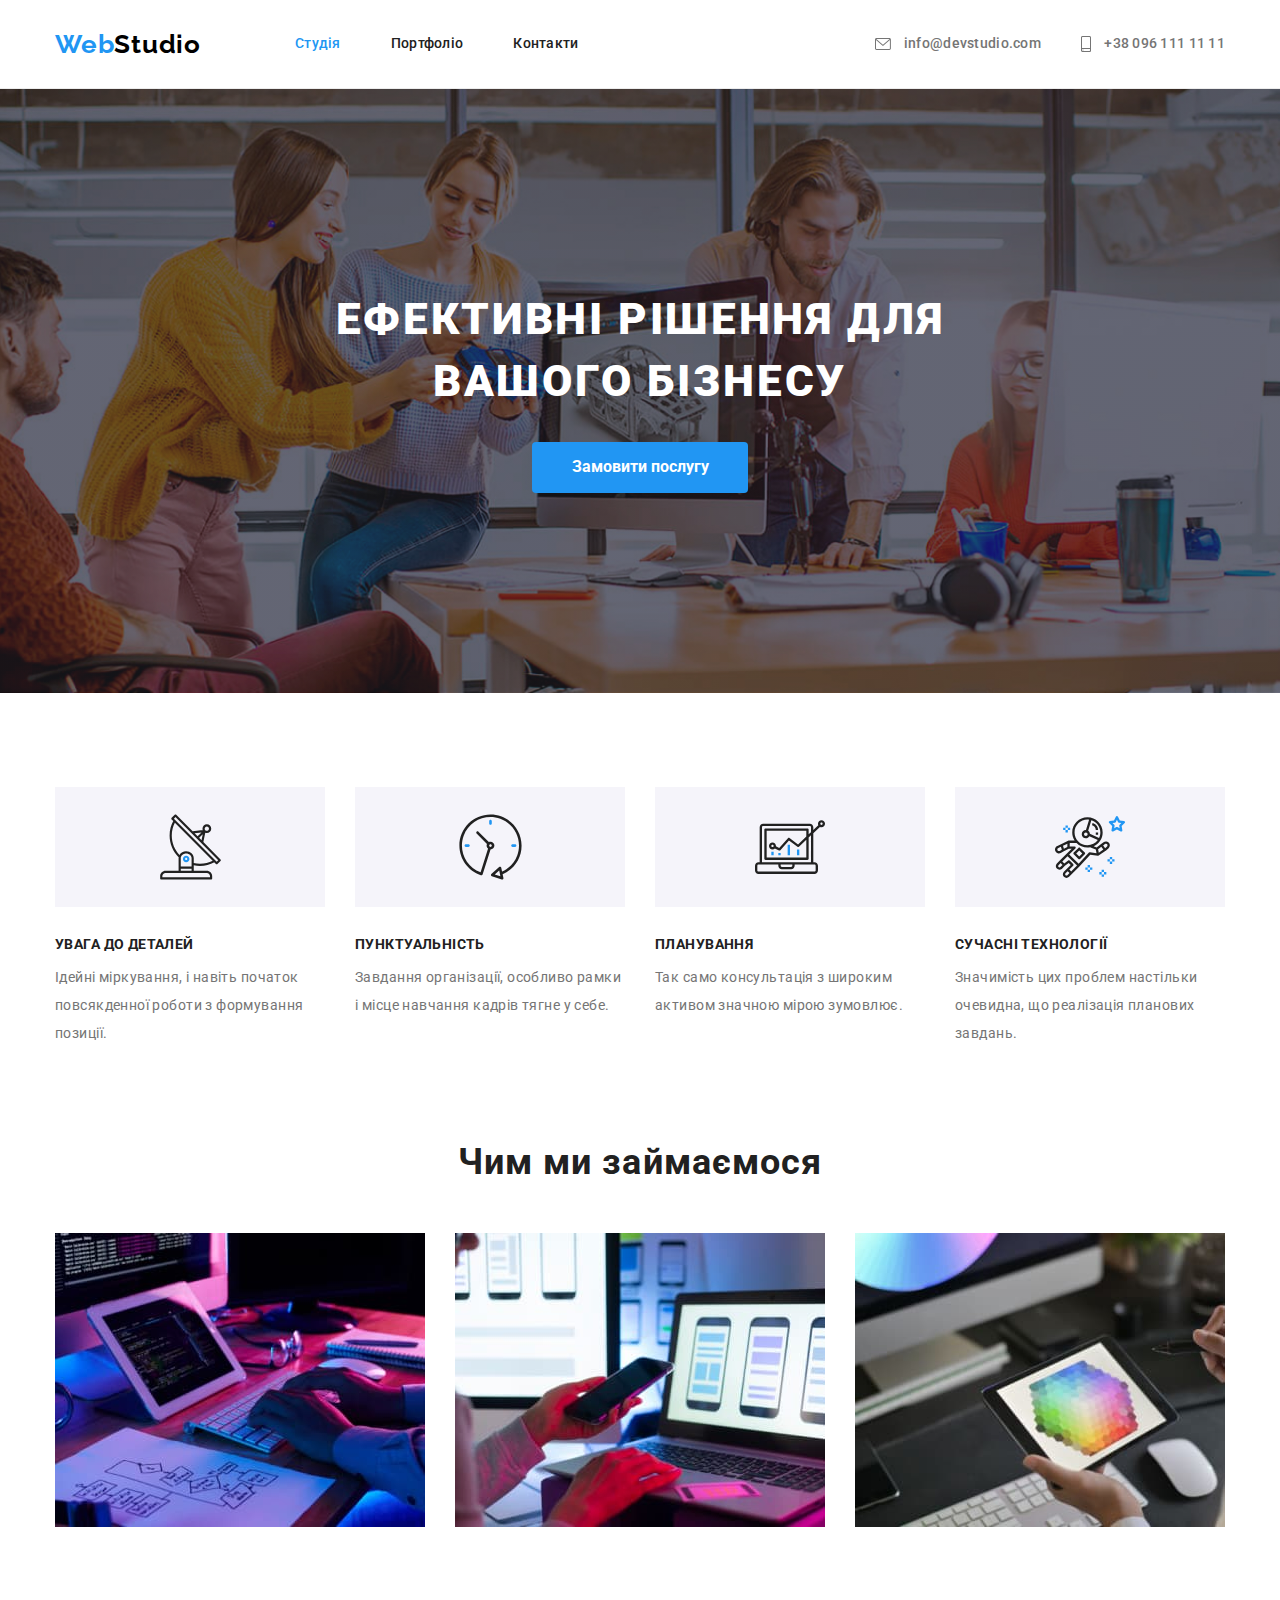
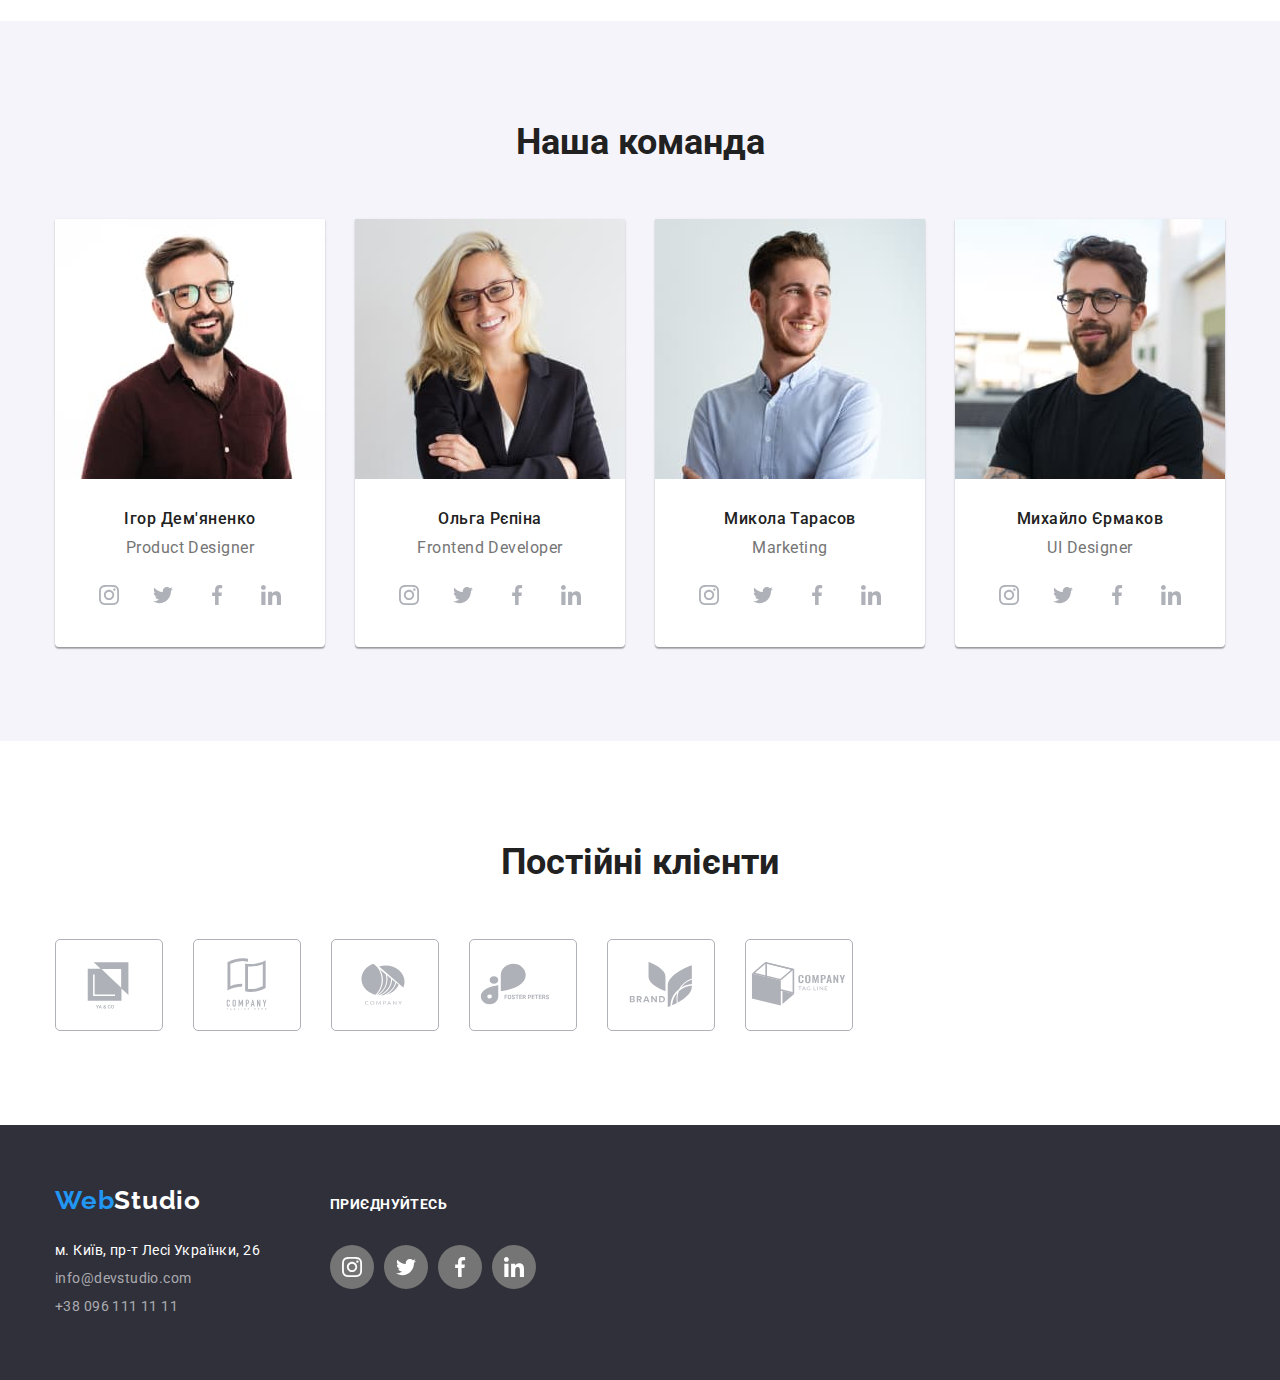
<file: index.html>
<!DOCTYPE html>
<html lang="uk">
  <head>
    <meta charset="UTF-8" />
    <meta http-equiv="X-UA-Compatible" content="IE=edge" />
    <meta name="viewport" content="width=device-width, initial-scale=1.0" />
    <title>Web studio</title>
    <link rel="preconnect" href="https://fonts.googleapis.com" />
    <link rel="preconnect" href="https://fonts.gstatic.com" crossorigin />
    <link
      href="https://fonts.googleapis.com/css2?family=Montserrat:wght@400;700&family=Raleway:wght@700&family=Roboto:wght@400;500;700;900&display=swap"
      rel="stylesheet"
    />
    <link
      rel="stylesheet"
      href="https://cdnjs.cloudflare.com/ajax/libs/modern-normalize/1.0.0/modern-normalize.min.css"
    />
    <link rel="stylesheet" href="./css/styles.css" />
  </head>
  <body>
    <header class="border">
      <div class="container element">
        <nav class="header-flex">
          <a href="" class="logo-studio"><span class="logo">Web</span>Studio</a>
          <ul class="site-nav">
            <li class="item"><a href="" class="link current">Студія</a></li>
            <li class="item"><a href="./portfolio.html " class="link">Портфоліо</a></li>
            <li class="item"><a href="" class="link">Контакти</a></li>
          </ul>
        </nav>
        <ul class="contact-link">
          <li class="item">
            <a class="mail" href="mailto:info@devstudio.com">
              <svg class="icon-envelope" width="16" height="12">
                <use href="./images/symbol-defs.svg#icon-envelope"></use>
              </svg>
              info@devstudio.com
            </a>
          </li>
          <li class="item">
            <a class="phone" href="tel:+380961111111">
              <svg class="icon-envelope" width="10" height="16">
                <use href="./images/symbol-defs.svg#icon-smartphone-1"></use>
              </svg>
              +38 096 111 11 11</a
            >
          </li>
        </ul>
      </div>
    </header>
    <!-- Main -->
    <main>
      <section class="hero">
        <h1 class="hero-title">Ефективні рішення для вашого бізнесу</h1>
        <button class="button" type="button">Замовити послугу</button>
      </section>

      <!-- SECTION 2 -->

      <section class="section">
        <div class="container">
          <h2 class="visually-hidden">Особливості</h2>
          <ul class="section-list">
            <li>
              <div class="button-features">
                <svg class="icon" width="65" height="70">
                  <use href="./images/symbol-defs.svg#icon-antenna"></use>
                </svg>
              </div>
              <h3 class="section-title">Увага до деталей</h3>
              <p class="caption">
                Ідейні міркування, і навіть початок повсякденної роботи з формування позиції.
              </p>
            </li>

            <li>
              <div class="button-features">
                <svg class="icon" width="65" height="70">
                  <use href="./images/symbol-defs.svg#icon-clock"></use>
                </svg>
              </div>
              <h3 class="section-title">Пунктуальність</h3>
              <p class="caption">
                Завдання організації, особливо рамки і місце навчання кадрів тягне у себе.
              </p>
            </li>

            <li>
              <div class="button-features">
                <svg class="icon" width="70" height="70">
                  <use href="./images/symbol-defs.svg#icon-diagram"></use>
                </svg>
              </div>
              <h3 class="section-title">Планування</h3>
              <p class="caption">Так само консультація з широким активом значною мірою зумовлює.</p>
            </li>

            <li>
              <div class="button-features">
                <svg class="icon" width="70" height="70">
                  <use href="./images/symbol-defs.svg#icon-astronaut"></use>
                </svg>
              </div>
              <h3 class="section-title">Сучасні технології</h3>
              <p class="caption">
                Значимість цих проблем настільки очевидна, що реалізація планових завдань.
              </p>
            </li>
          </ul>
        </div>
      </section>

      <!-- SECTION 3 -->

      <section class="doing">
        <div class="container">
          <h2 class="title">Чим ми займаємося</h2>
          <ul class="list">
            <li class="item">
              <img
                src="./images/box1.jpg"
                alt="Чоловік як друкує текст на комп'ютері"
                width="370"
                height="294"
              />
            </li>
            <li class="item">
              <img src="./images/box2.jpg" alt="Телефон в руці" width="370" height="294" />
            </li>
            <li class="item">
              <img src="./images/box3.jpg" alt="Планшет" width="370" height="294" />
            </li>
          </ul>
        </div>
      </section>

      <!-- SECTION 4 -->

      <section class="members">
        <div class="container">
          <h2 class="members-title">Наша команда</h2>
          <ul class="members-cards-list">
            <li class="card">
              <img src="./images/img1.jpg" alt="Фото Ігоря" width="270" />
              <div class="card-info">
                <h3 class="name">Ігор Дем'яненко</h3>
                <p class="content">Product Designer</p>
                <ul class="soc-list">
                  <li class="soc-item">
                    <a href="" class="soc-link">
                      <svg class="soc-icon" width="20" height="20">
                        <use href="./images/symbol-defs.svg#icon-instagram"></use>
                      </svg>
                    </a>
                  </li>
                  <li class="soc-item">
                    <a href="" class="soc-link">
                      <svg class="soc-icon" width="20" height="20">
                        <use href="./images/symbol-defs.svg#icon-twitter"></use>
                      </svg>
                    </a>
                  </li>
                  <li class="soc-item">
                    <a href="" class="soc-link">
                      <svg class="soc-icon" width="20" height="20">
                        <use href="./images/symbol-defs.svg#icon-facebook"></use>
                      </svg>
                    </a>
                  </li>
                  <li class="soc-item">
                    <a href="" class="soc-link">
                      <svg class="soc-icon" width="20" height="20">
                        <use href="./images/symbol-defs.svg#icon-linkedin"></use>
                      </svg>
                    </a>
                  </li>
                </ul>
              </div>
            </li>

            <li class="card">
              <img src="./images/img2.jpg" alt="Фото Ольги" width="270" />
              <div class="card-info">
                <h3 class="name">Ольга Рєпіна</h3>
                <p class="content">Frontend Developer</p>
                <ul class="soc-list">
                  <li class="soc-item">
                    <a href="" class="soc-link">
                      <svg class="soc-icon" width="20" height="20">
                        <use href="./images/symbol-defs.svg#icon-instagram"></use>
                      </svg>
                    </a>
                  </li>
                  <li class="soc-item">
                    <a href="" class="soc-link">
                      <svg class="soc-icon" width="20" height="20">
                        <use href="./images/symbol-defs.svg#icon-twitter"></use>
                      </svg>
                    </a>
                  </li>
                  <li class="soc-item">
                    <a href="" class="soc-link">
                      <svg class="soc-icon" width="20" height="20">
                        <use href="./images/symbol-defs.svg#icon-facebook"></use>
                      </svg>
                    </a>
                  </li>
                  <li class="soc-item">
                    <a href="" class="soc-link">
                      <svg class="soc-icon" width="20" height="20">
                        <use href="./images/symbol-defs.svg#icon-linkedin"></use>
                      </svg>
                    </a>
                  </li>
                </ul>
              </div>
            </li>

            <li class="card">
              <img src="./images/img3.jpg" alt="Фото Миколи" width="270" />
              <div class="card-info">
                <h3 class="name">Микола Тарасов</h3>
                <p class="content">Marketing</p>
                <ul class="soc-list">
                  <li class="soc-item">
                    <a href="" class="soc-link">
                      <svg class="soc-icon" width="20" height="20">
                        <use href="./images/symbol-defs.svg#icon-instagram"></use>
                      </svg>
                    </a>
                  </li>
                  <li class="soc-item">
                    <a href="" class="soc-link">
                      <svg class="soc-icon" width="20" height="20">
                        <use href="./images/symbol-defs.svg#icon-twitter"></use>
                      </svg>
                    </a>
                  </li>
                  <li class="soc-item">
                    <a href="" class="soc-link">
                      <svg class="soc-icon" width="20" height="20">
                        <use href="./images/symbol-defs.svg#icon-facebook"></use>
                      </svg>
                    </a>
                  </li>
                  <li class="soc-item">
                    <a href="" class="soc-link">
                      <svg class="soc-icon" width="20" height="20">
                        <use href="./images/symbol-defs.svg#icon-linkedin"></use>
                      </svg>
                    </a>
                  </li>
                </ul>
              </div>
            </li>

            <li class="card">
              <img src="./images/img4.jpg" alt="Фото Михайла" width="270" />
              <div class="card-info">
                <h3 class="name">Михайло Єрмаков</h3>
                <p class="content">UI Designer</p>
                <ul class="soc-list">
                  <li class="soc-item">
                    <a href="" class="soc-link">
                      <svg class="soc-icon" width="20" height="20">
                        <use href="./images/symbol-defs.svg#icon-instagram"></use>
                      </svg>
                    </a>
                  </li>
                  <li class="soc-item">
                    <a href="" class="soc-link">
                      <svg class="soc-icon" width="20" height="20">
                        <use href="./images/symbol-defs.svg#icon-twitter"></use>
                      </svg>
                    </a>
                  </li>
                  <li class="soc-item">
                    <a href="" class="soc-link">
                      <svg class="soc-icon" width="20" height="20">
                        <use href="./images/symbol-defs.svg#icon-facebook"></use>
                      </svg>
                    </a>
                  </li>
                  <li class="soc-item">
                    <a href="" class="soc-link">
                      <svg class="soc-icon" width="20" height="20">
                        <use href="./images/symbol-defs.svg#icon-linkedin"></use>
                      </svg>
                    </a>
                  </li>
                </ul>
              </div>
            </li>
          </ul>
        </div>
      </section>

      <!-- section 5 -->

      <section class="clients">
        <div class="container">
          <h2 class="clients-title">Постійні клієнти</h2>
          <ul class="clients-list">
            <li class="clients-item">
              <a href="" class="clients-link">
                <svg class="clients-icon" width="106" height="60">
                  <use href="./images/symbol-defs.svg#icon-yako"></use>
                </svg>
              </a>
            </li>
            <li class="clients-item">
              <a href="" class="clients-link">
                <svg class="clients-icon" width="106" height="60">
                  <use href="./images/symbol-defs.svg#icon-Logo1"></use>
                </svg>
              </a>
            </li>
            <li class="clients-item">
              <a href="" class="clients-link">
                <svg class="clients-icon" width="106" height="60">
                  <use href="./images/symbol-defs.svg#icon-Logo2"></use>
                </svg>
              </a>
            </li>
            <li class="clients-item">
              <a href="" class="clients-link">
                <svg class="clients-icon" width="106" height="60">
                  <use href="./images/symbol-defs.svg#icon-Logo3"></use>
                </svg>
              </a>
            </li>
            <li class="clients-item">
              <a href="" class="clients-link">
                <svg class="clients-icon" width="106" height="60">
                  <use href="./images/symbol-defs.svg#icon-Logo4"></use>
                </svg>
              </a>
            </li>
            <li class="clients-item">
              <a href="" class="clients-link">
                <svg class="clients-icon" width="106" height="60">
                  <use href="./images/symbol-defs.svg#icon-Logo5"></use>
                </svg>
              </a>
            </li>
          </ul>
        </div>
      </section>
    </main>

    <!-- Footer -->

    <footer class="footer">
      <div class="container">
        <div class="footer-general-box">
          <div class="footer-box-one">
            <a href="" class="logo-studio"><span class="logo">Web</span>Studio</a>
            <address class="adress-link">
              <ul class="footer-meta">
                <li>
                  <a
                    class="info"
                    href="https://goo.gl/maps/cbM9uBvSBdMhVS7k8"
                    rel="noreferrer nofollow noopener"
                    target="_blank"
                    >м. Київ, пр-т Лесі Українки, 26</a
                  >
                </li>
                <li>
                  <a class="link mail" href="mailto:info@devstudio.com">info@devstudio.com</a>
                </li>
                <li><a class="link" href="tel:+380961111111">+38 096 111 11 11</a></li>
              </ul>
            </address>
          </div>

          <div class="footer-box-two">
            <h2 class="footer-social-title">ПРИЄДНУЙТЕСЬ</h2>
            <ul class="footer-social-list">
              <li class="footer-social-item">
                <a href="" class="footer-social-link">
                  <svg class="footer-social-icon" width="20" height="20">
                    <use href="./images/symbol-defs.svg#icon-instagram"></use>
                  </svg>
                </a>
              </li>
              <li class="footer-social-item">
                <a href="" class="footer-social-link">
                  <svg class="footer-social-icon" width="20" height="20">
                    <use href="./images/symbol-defs.svg#icon-twitter"></use>
                  </svg>
                </a>
              </li>
              <li class="footer-social-item">
                <a href="" class="footer-social-link">
                  <svg class="footer-social-icon" width="20" height="20">
                    <use href="./images/symbol-defs.svg#icon-facebook"></use>
                  </svg>
                </a>
              </li>
              <li class="footer-social-item">
                <a href="" class="footer-social-link">
                  <svg class="footer-social-icon" width="20" height="20">
                    <use href="./images/symbol-defs.svg#icon-linkedin"></use>
                  </svg>
                </a>
              </li>
            </ul>
          </div>
        </div>
      </div>
    </footer>
  </body>
</html>
</file>
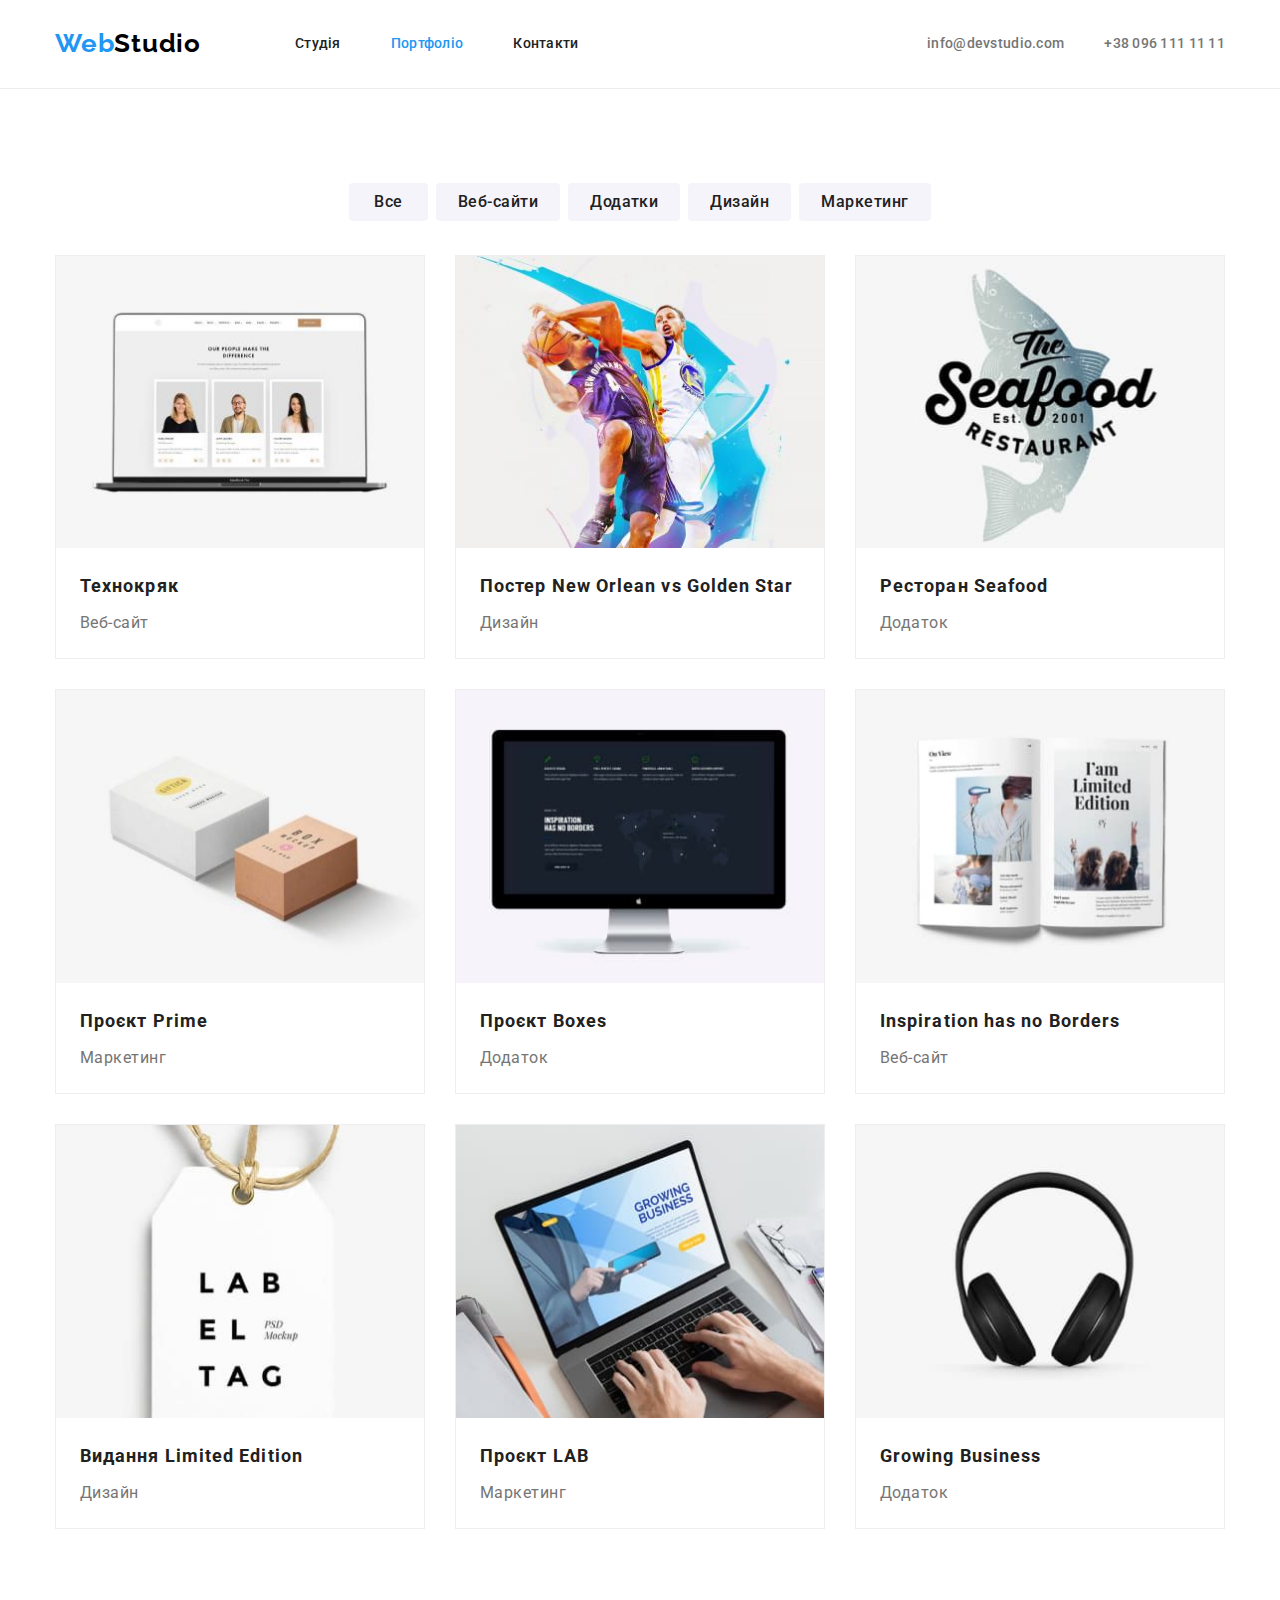
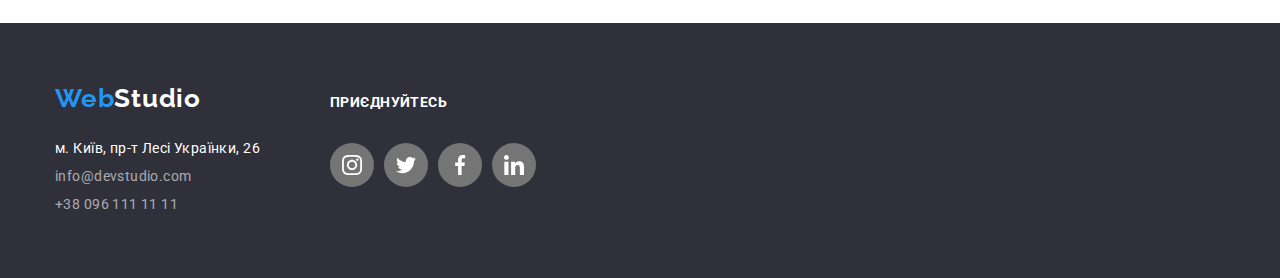
<file: portfolio.html>
<!DOCTYPE html>
<html lang="uk">
  <head>
    <meta charset="UTF-8" />
    <meta http-equiv="X-UA-Compatible" content="IE=edge" />
    <meta name="viewport" content="width=device-width, initial-scale=1.0" />
    <title>Portfolio</title>
    <link rel="preconnect" href="https://fonts.googleapis.com" />
    <link rel="preconnect" href="https://fonts.gstatic.com" crossorigin />
    <link
      href="https://fonts.googleapis.com/css2?family=Montserrat:wght@400;700&family=Raleway:wght@700&family=Roboto:wght@400;500;700;900&display=swap"
      rel="stylesheet"
    />
    <link
      rel="stylesheet"
      href="https://cdnjs.cloudflare.com/ajax/libs/modern-normalize/1.0.0/modern-normalize.min.css"
    />
    <link rel="stylesheet" href="./css/styles.css" />
  </head>
  <body>
    <header class="border">
      <div class="container element">
        
          <nav class="header-flex">
            <a href="" class="logo-studio"><span class="logo">Web</span>Studio</a>
            <ul class="site-nav">
              <li class="item"><a href="./index.html" class="link">Студія</a></li>
              <li class="item"><a href="./portfolio.html " class="link current">Портфоліо</a></li>
              <li class="item"><a href="" class="link">Контакти</a></li>
            </ul>
          </nav>
          <ul class="contact-link">
            <li class="item">
              <a class="mail" href="mailto:info@devstudio.com">info@devstudio.com</a>
            </li>
            <li class="item"><a class="phone" href="tel:+380961111111">+38 096 111 11 11</a></li>
          </ul>
        
      </div>
    </header>
    <main>
      <section class="promo">
        <div class="container">
          <h1 class="visually-hidden">Portfolio</h1>
          <ul class="buttons-items">
            <li><button type="button" class="button-portfolio all">Все</button></li>
            <li><button type="button" class="button-portfolio">Веб-сайти</button></li>
            <li><button type="button" class="button-portfolio">Додатки</button></li>
            <li><button type="button" class="button-portfolio">Дизайн</button></li>
            <li><button type="button" class="button-portfolio">Маркетинг</button></li>
          </ul>

          <ul class="cards-list">
            <li class="link-cards">
              <a class="link" href="">
                <img src="./images/img-portf1.jpg" width="370" alt="Сторінка веб-сайту" />
                <div class="part">
                  <h2 class="caption">Технокряк</h2>
                  <p class="title">Веб-сайт</p>
                </div>
              </a>
            </li>
            <li class="link-cards">
              <a class="link" href="">
                <img
                  src="./images/img-portf2.jpg"
                  width="370"
                  alt="Чоловіки з баскетбольним м'ячем"
                />
                <div class="part">
                  <h2 class="caption">Постер New Orlean vs Golden Star</h2>
                  <p class="title">Дизайн</p>
                </div>
              </a>
            </li>
            <li class="link-cards">
              <a class="link" href="">
                <img src="./images/img-portf3.jpg" width="370" alt="Логотип ресторану" />
                <div class="part">
                  <h2 class="caption">Ресторан Seafood</h2>
                  <p class="title">Додаток</p>
                </div>
              </a>
            </li>
            <li class="link-cards">
              <a class="link" href="">
                <img src="./images/img-portf4.jpg" width="370" alt="Навушники" />
                <div class="part">
                  <h2 class="caption">Проєкт Prime</h2>
                  <p class="title">Маркетинг</p>
                </div>
              </a>
            </li>
            <li class="link-cards">
              <a class="link" href="">
                <img src="./images/img-portf5.jpg" width="370" alt="Дві коробки" />
                <div class="part">
                  <h2 class="caption">Проєкт Boxes</h2>
                  <p class="title">Додаток</p>
                </div>
              </a>
            </li>
            <li class="link-cards">
              <a class="link" href="">
                <img src="./images/img-portf6.jpg" width="370" alt="Монітор комп'ютера" />
                <div class="part">
                  <h2 class="caption">Inspiration has no Borders</h2>
                  <p class="title">Веб-сайт</p>
                </div>
              </a>
            </li>
            <li class="link-cards">
              <a class="link" href="">
                <img src="./images/img-portf7.jpg" width="370" alt="Відкритий журнал" />
                <div class="part">
                  <h2 class="caption">Видання Limited Edition</h2>
                  <p class="title">Дизайн</p>
                </div>
              </a>
            </li>
            <li class="link-cards">
              <a class="link" href="">
                <img src="./images/img-portf8.jpg" width="370" alt="Логотип" />
                <div class="part">
                  <h2 class="caption">Проєкт LAB</h2>
                  <p class="title">Маркетинг</p>
                </div>
              </a>
            </li>
            <li class="link-cards">
              <a class="link" href="">
                <img src="./images/img-portf9.jpg" width="370" alt="Руки на клавіатурі ноутбука" />
                <div class="part">
                  <h2 class="caption">Growing Business</h2>
                  <p class="title">Додаток</p>
                </div>
              </a>
            </li>
          </ul>
        </div>
      </section>
    </main>
    <footer class="footer">
      <div class="container">
  
      <div class="footer-general-box">
        <div class="footer-box-one">
        <a href="" class="logo-studio"><span class="logo">Web</span>Studio</a>
        <address class="adress-link">
          <ul class="footer-meta">
            <li>
              <a
                class="info"
                href="https://goo.gl/maps/cbM9uBvSBdMhVS7k8"
                rel="noreferrer nofollow noopener"
                target="_blank"
                >м. Київ, пр-т Лесі Українки, 26</a
              >
            </li>
            <li><a class="link" href="mailto:info@devstudio.com">info@devstudio.com</a></li>
            <li><a class="link" href="tel:+380961111111">+38 096 111 11 11</a></li>
          </ul>
        </address>

      </div>

          
        
        <div class="footer-box-two">
          <h2 class="footer-social-title">ПРИЄДНУЙТЕСЬ</h2>
          <ul class="footer-social-list">
          <li class="footer-social-item">
            <a href="" class="footer-social-link">
              <svg class="footer-social-icon" width="20" height="20">
                <use href="./images/symbol-defs.svg#icon-instagram"  ></use>
              </svg>
            </a>
          </li>
          <li class="footer-social-item">
            <a href="" class="footer-social-link">
              <svg class="footer-social-icon" width="20" height="20">
                <use href="./images/symbol-defs.svg#icon-twitter" ></use>
              </svg>
            </a>
          </li>
          <li class="footer-social-item">
            <a href="" class="footer-social-link">
              <svg class="footer-social-icon" width="20" height="20">
                <use href="./images/symbol-defs.svg#icon-facebook" ></use>
              </svg>
            </a>
          </li>
          <li class="footer-social-item">
            <a href="" class="footer-social-link">
              <svg class="footer-social-icon" width="20" height="20">
                <use href="./images/symbol-defs.svg#icon-linkedin" ></use>
              </svg>
            </a>
          </li>
        </ul>
        
        </div>
      </div>
        
      </div>
    </footer>
  </body>
</html>
</file>
<file: css/styles.css>
:root {
  --primary-text-color: #757575;
  --title-text-color: #000;
  --secondary-title-color: #212121;
  --accent-color: #2196f3;
  --secondary-color: #ffffff;
  --primary-background-color: #ffffff;
  --secondary-background-color: #f5f4fa;
  --third-background-color: #2f303a;
  --white-transparent-color: rgba(255, 255, 255, 0.6);
  --fourth-background-color: rgba(245, 244, 250, 1);
  --fifth-background-color: rgba(255, 255, 255, 1);
  --border-color: #eeeeee;
  --secondary-border-color: rgba(236, 236, 236, 1);
  --icon-color: rgba(175, 177, 184, 1);
  --button-hero-colour: rgba(33, 150, 243, 1);
  --button-hero-active: rgba(24, 140, 232, 1);
}

*,
*::before,
*::after {
  box-sizing: border-box;
}

h1,
h2,
h3,
h4,
h5,
h6,
p,
ul {
  margin: 0;
  padding: 0;
}

body {
  color: var(--primary-text-color);
  background-color: var(--primary-background-color);
  font-family: 'Roboto', sans-serif;
  font-size: 16px;
  font-weight: 400;
  line-height: 1.5;
}
.container {
  margin-left: auto;
  margin-right: auto;
  padding-left: 15px;
  padding-right: 15px;
  width: 1200px;
}

ul {
  list-style: none;
}
header {
  background-color: var(--secondary-color);
  font-weight: 500;
  line-height: 1.2;
}
img {
  display: block;
  max-width: 100%;
  height: auto;
}
a {
  text-decoration: none;
}

/* header */

.element {display: flex;
justify-content: center;}

  .border {border-bottom: 1px solid var(--secondary-border-color);
}
  

.logo-studio {
  display: flex;
  align-items: center;

  color: var(--title-text-color);
  font-family: 'Raleway', sans-serif;
  font-weight: 700;
  font-size: 26px;
  line-height: 1.2;
  letter-spacing: 0.03em;
}

.logo {
  color: var(--accent-color);
}

.site-nav .link {
  display: block;
  color: var(--secondary-title-color);
  text-decoration: none;
  padding-top: 36px;
  padding-bottom: 36px;
}
.site-nav .link:hover,
.site-nav .link:focus {
  color: var(--accent-color);
}

.site-nav .link.current {
  color: var(--accent-color);
}
.site-nav {
  display: flex;
  font-weight: 500;
  font-size: 14px;
  line-height: 1.14;
  letter-spacing: 0.02em;
  margin-left: 94px;
  gap: 50px;
}

.contact-link {
  display: flex;
  align-items: center;
  margin-left: auto;
  padding-top: 36px;
  padding-bottom: 36px;

  font-weight: 500;
  font-size: 14px;
  line-height: 1.14;
  letter-spacing: 0.02em;
}
.contact-link .item + .item {
  margin-left: 40px;
}

.mail,
.phone {
  color: inherit;
  text-decoration: none;
}
.mail:hover,
.mail:focus {
  color: var(--accent-color);
}
.phone:hover,
.phone:focus {
  color: var(--accent-color);
}

.header-flex {
  display: flex;
}
.icon-envelope {
  vertical-align: middle;
  margin-right: 10px;
  fill: currentColor;
}

/* main */

/* hero */

.hero {
  background-image: linear-gradient(rgba(47, 48, 58, 0.4), rgba(47, 48, 58, 0.4)),
    url(../images/Img.jpg);

  background-size: cover;
  background-position: center;
  background-repeat: no-repeat;
  text-align: center;
  padding: 200px 0;
  max-width: 1600px;
  margin: 0 auto;
}
.hero-title {
  margin-bottom: 30px;

  color: var(--secondary-color);
  font-weight: 900;
  font-size: 44px;
  line-height: 1.4;
  letter-spacing: 0.06em;
  text-transform: uppercase;
  max-width: 696px;
  margin-left: auto;
  margin-right: auto;
}

.hero .button {
  display: inline-block;
  min-width: 216px;
  border-radius: 4px;
  padding: 10px 32px;

  color: var(--secondary-color);

  background-color: var(--button-hero-colour);
  border: none;
  font-family: inherit;
  font-weight: 700;
  font-size: 16px;
  line-height: 1.9;
  cursor: pointer;
}
.hero .button:hover,
.hero .button:focus {
  background-color: var(--button-hero-active);
}

/* section2 */

.section{
  padding-top: 94px;
  padding-bottom: 94px;
}
.section-list {
  display: flex;
  gap: 30px;
  
}

.visually-hidden {
  position: absolute;
  white-space: nowrap;
  width: 1px;
  height: 1px;
  overflow: hidden;
  border: 0;
  padding: 0;
  clip: rect(0 0 0 0);
  clip-path: inset(50%);
  margin: -1px;
}

.section-title {
  margin-bottom: 10px;

  color: var(--secondary-title-color);
  font-size: 14px;
  line-height: 1.14;
  letter-spacing: 0.03em;
  text-transform: uppercase;
}
.section .caption {
  margin-bottom: 0px;

  font-size: 14px;
  line-height: 2;
  letter-spacing: 0.03em;
}

.button-features {
  display: flex;
  align-items: center;
  justify-content: center;

  background-color: var(--fourth-background-color);
  width: 270px;
  height: 120px;
  border: none;
  margin-bottom: 30px;
  border: 4px;
}

/* section 3 */

.doing {
  padding-bottom: 94px;
}
.doing .list {
  display: flex;
  gap: 30px;
}

.list .item {
  width: calc((100% - 60px) / 3);
}

.doing .title {
  margin-bottom: 50px;
  text-align: center;
  color: var(--secondary-title-color);
  font-size: 36px;
  line-height: 1.17;
  letter-spacing: 0.03em;
}

/* section 4 */

.members-cards-list {
  display: flex;
}

.members {
  padding-top: 94px;
  padding-bottom: 94px;
  background-color: var(--secondary-background-color);
}
.members-title {
  margin-bottom: 50px;
  text-align: center;

  color: var(--secondary-title-color);
  font-size: 36px;
}

.card-info {
  padding-top: 30px;
  padding-bottom: 30px;
}

.members .name {
  text-align: center;
  margin-bottom: 10px;

  color: var(--secondary-title-color);
  font-weight: 500;
  font-size: 16px;
  line-height: 1.2;
  letter-spacing: 0.03em;
}
.members .card {

  width: calc((100%-90px / 4));
  background-color: var(--fifth-background-color);
  box-shadow: 0px 1px 3px rgba(0, 0, 0, 0.12), 0px 1px 1px rgba(0, 0, 0, 0.14),
    0px 2px 1px rgba(0, 0, 0, 0.2);
  border-radius: 0px 0px 4px 4px;
}
.members-cards-list{
display: flex;
gap: 30px;
}





.card .content {
  text-align: center;
  font-size: 16px;
  line-height: 1.2;
  letter-spacing: 0.03em;
  margin-bottom: 16px;
}

.soc-list {
  display: flex;
  justify-content: center;
  gap: 10px;
}
.soc-link {
  width: 44px;
  height: 44px;
  display: flex;
  align-items: center;
  justify-content: center;
  border-radius: 50%;
  fill: var(--icon-color);
}
.soc-icon {
  fill: var(--icon-color);
}

.soc-link:hover,
.soc-link:focus {
  background-color: var(--accent-color);
}
.soc-link:hover .soc-icon,
.soc-link:focus .soc-icon {
  fill: var(--secondary-color);
}

/* section 5 */

.clients-title {
  margin-bottom: 50px;
  text-align: center;
  color: var(--secondary-title-color);
  font-size: 36px;
}

.clients {
  padding-top: 94px;
  padding-bottom: 94px;
}

.clients-item {
  width: calc((100%-150px) / 6);
}

.clients-link {
  width: 100%;
  height: 92px;
  border: 1px solid var(--icon-color);
  display: flex;
  align-items: center;
  justify-content: center;
  border-radius: 5px;
  fill: var(--icon-color);
}

.clients-link:hover,
.clients-link:focus {
  border-color: #2196f3;
  fill: var(--accent-color);
}

.clients-list {
  display: flex;
  gap: 30px;
}

/* footer */

.footer {
  display: block;

  padding-top: 60px;
  padding-bottom: 60px;
  background-color: var(--third-background-color);
  max-width: 1600px;
  margin-left: auto;
  margin-right: auto;
}

.footer .logo-studio {
  color: var(--secondary-color);
}

.footer .info {
  margin-bottom: 9px;
  color: var(--secondary-color);
  font-size: 14px;
  line-height: 2;
  letter-spacing: 0.03em;
}
.footer .link.mail{margin-bottom: 9px;}

.footer .link {
  margin-bottom: 9px;
  color: var(--white-transparent-color);
  font-size: 14px;
  line-height: 2;
  letter-spacing: 0.03em;
  font-style: normal;
}
.footer .link:hover,
.footer .link:focus {
  color: var(--accent-color);
}
.footer .info {
  margin-bottom: 9px;
  font-style: normal;
}
.footer .logo-studio{margin-bottom: 20px;}

.footer ul {
  padding: 0;
}

.footer-social-link {
  display: flex;
  align-items: center;
  justify-content: center;

  width: 44px;
  height: 44px;
  background-color: var(--primary-text-color);
  border-radius: 50%;
}

.footer-social-list {
  display: flex;
  justify-content: center;
  gap: 10px;
}

.footer-social-icon {
  fill: var(--secondary-color);
}

.footer-social-link:hover,
.footer-social-link:focus {
  background-color: var(--accent-color);
}

.footer-general-box {
  display: flex;
  align-items: baseline;
}
.footer-box-two {
  margin-left: 70px;
}

.footer-social-title {
  margin-bottom: 32px;

  color: var(--secondary-color);
  font-family: 'Roboto', sans-serif;
  font-weight: 700;
  font-size: 14px;
  line-height: 1.2;
  letter-spacing: 0.03em;
}

/* STYLES FOR PORTFOLIO */

/* Main */

.button-portfolio {
  display: block;
  border-radius: 4px;
  border: transparent;
  min-width: 73px;
  padding: 6px 22px;

  color: var(--secondary-title-color);
  background-color: var(--secondary-background-color);
  box-shadow: 0px, 2px rgba(0, 0, 0, 0.12);
  font-family: inherit;
  font-weight: 500;
  font-size: 16px;
  line-height: 1.6;
  text-align: center;
  letter-spacing: 0.03em;
  cursor: pointer;
}
.button-portfolio.all {
  padding: 6px 25px;
}
.button-portfolio:hover,
.button-portfolio:focus {
  color: var(--secondary-color);
  background-color: var(--accent-color);
  box-shadow: 0px 3px 1px rgba(0, 0, 0, 0.1), 0px 1px 2px rgba(0, 0, 0, 0.08), 0px 2px 2px rgba(0, 0, 0, 0.12);
}
.buttons-items {
  display: flex;
  gap: 8px;
  margin-top: 0px;
  margin-bottom: 34px;
  padding: 0px;
  justify-content: center;
}
.promo {
  padding-top: 94px;
  padding-bottom: 94px;
  background-color: #ffffff;
}

.promo .caption {
  color: var(--secondary-title-color);
  text-decoration: none;
  font-size: 18px;
  line-height: 2;
  letter-spacing: 0.06em;
}
.caption {
  margin-bottom: 4px;
}

.part {
  padding: 20px 24px;
}

.promo .title {
  color: var(--primary-text-color);
  font-size: 16px;
  line-height: 1.9;
  letter-spacing: 0.03em;
}
.link-cards {
  background-color: var(--fifth-background-color);
  width: 370px;
  border: 1px solid;
  color: var(--border-color);
}
.cards-list {
  display: flex;
  flex-wrap: wrap;
  gap: 30px;
  margin-top: 0px;
  margin-bottom: 0px;
  padding: 0px;
}

.link-cards > .link {
  display: block;
}
.link-cards > .link:hover,
.link-cards > .link:focus {
  box-shadow: 0px 3px 1px rgba(0, 0, 0, 0.1), 0px 1px 2px rgba(0, 0, 0, 0.08),
    0px 2px 2px rgba(0, 0, 0, 0.12);
}
</file>
